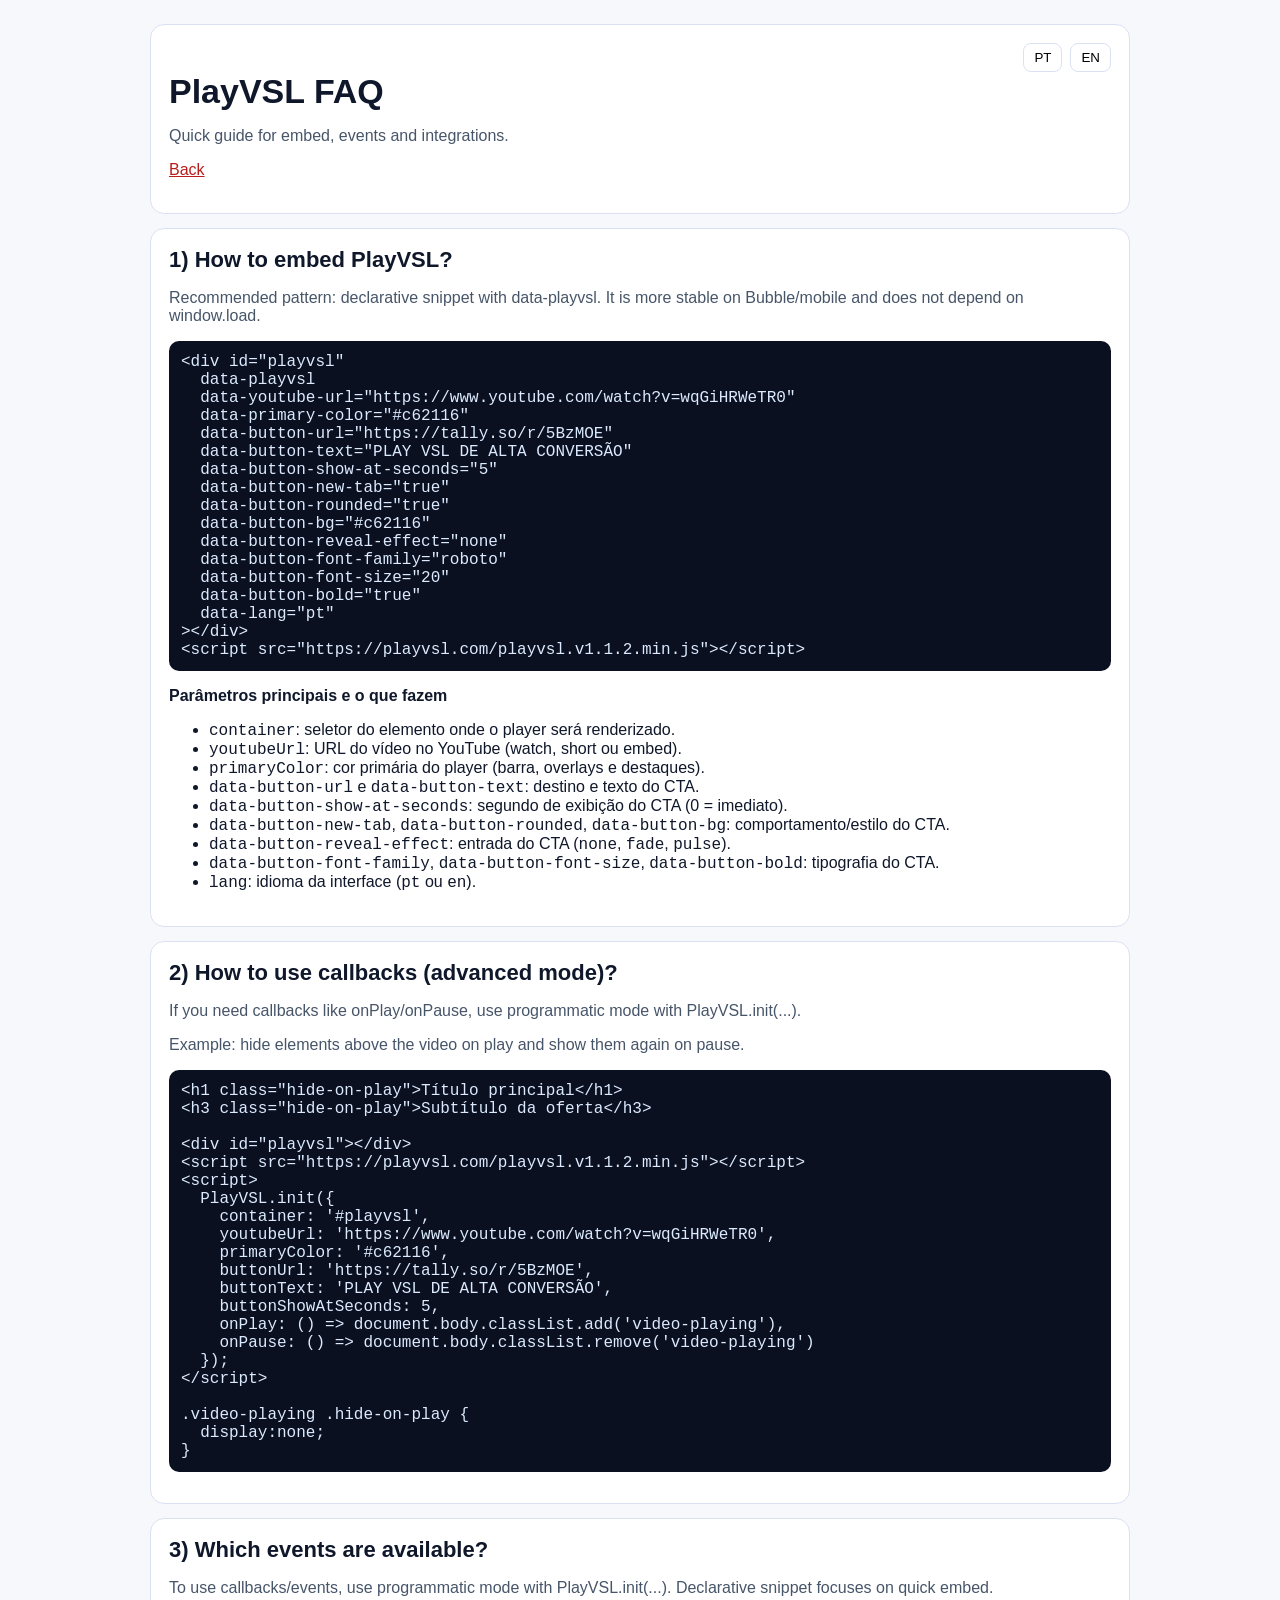
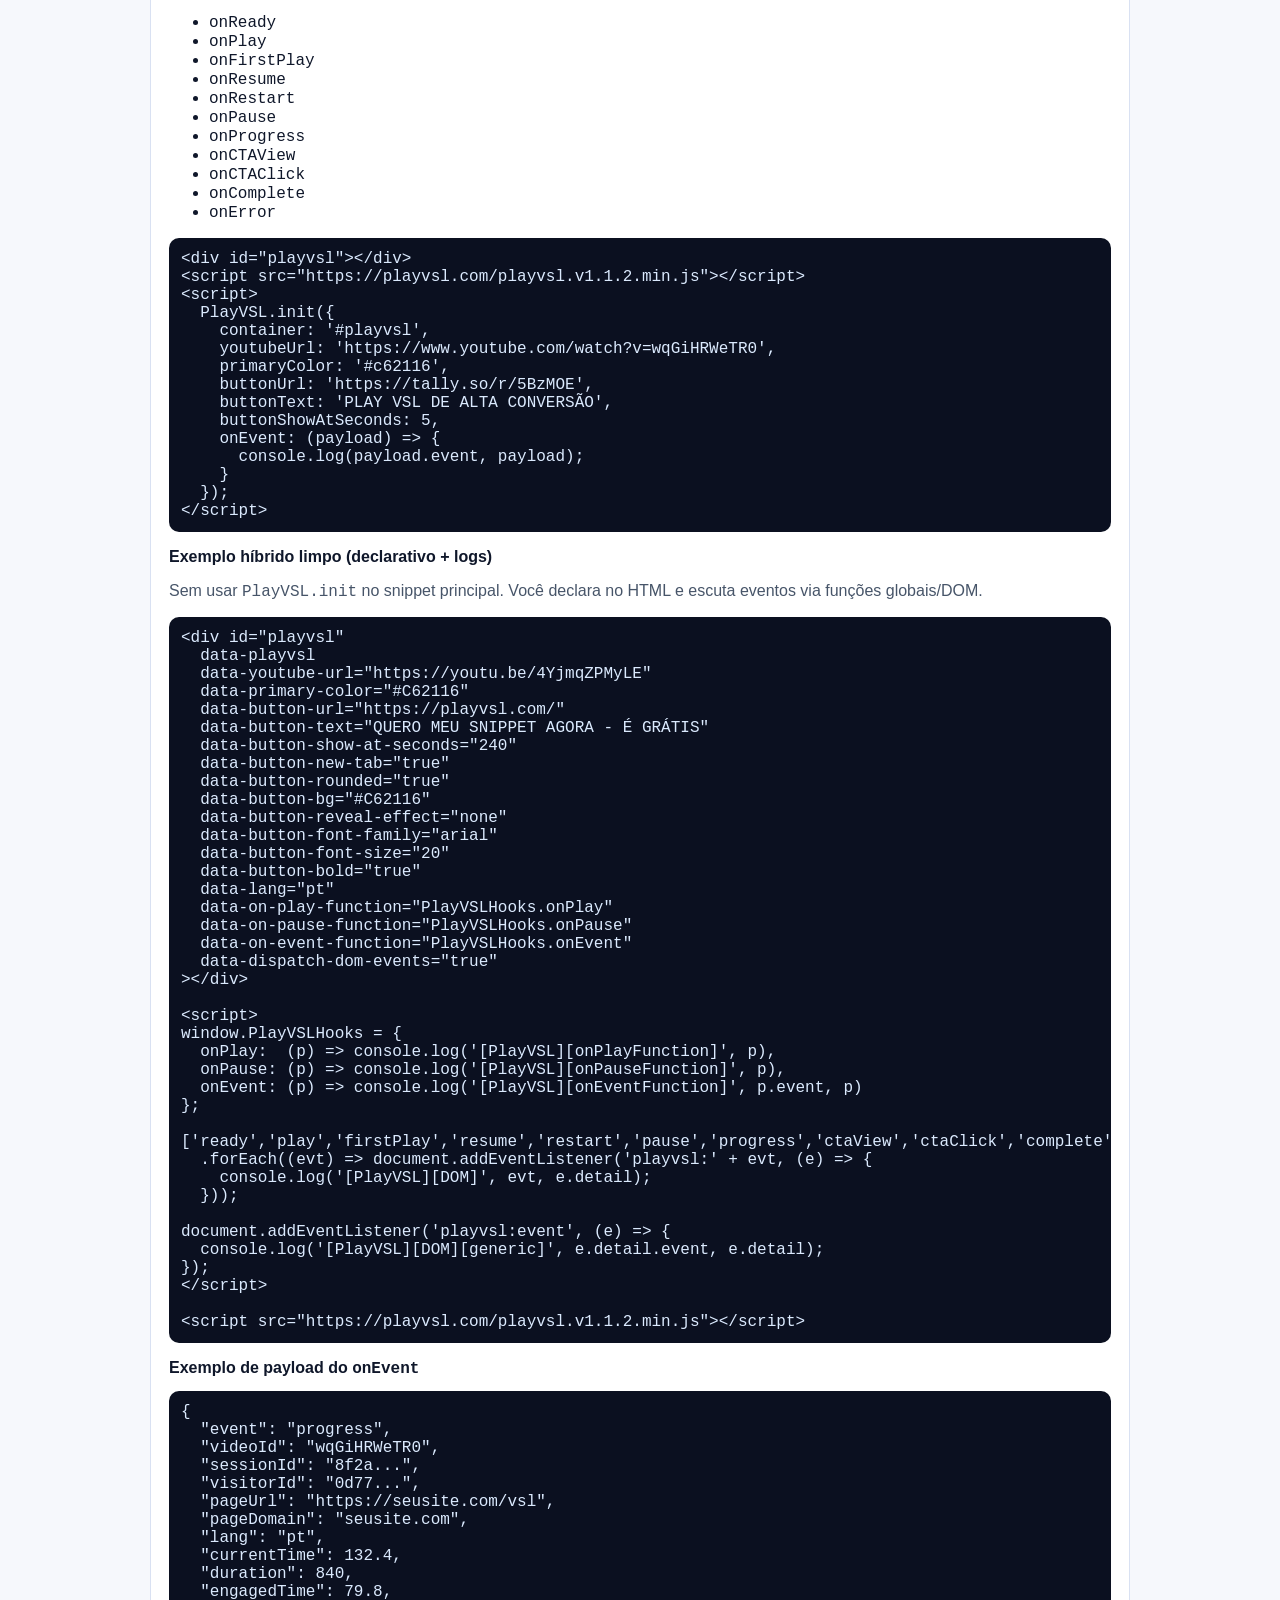
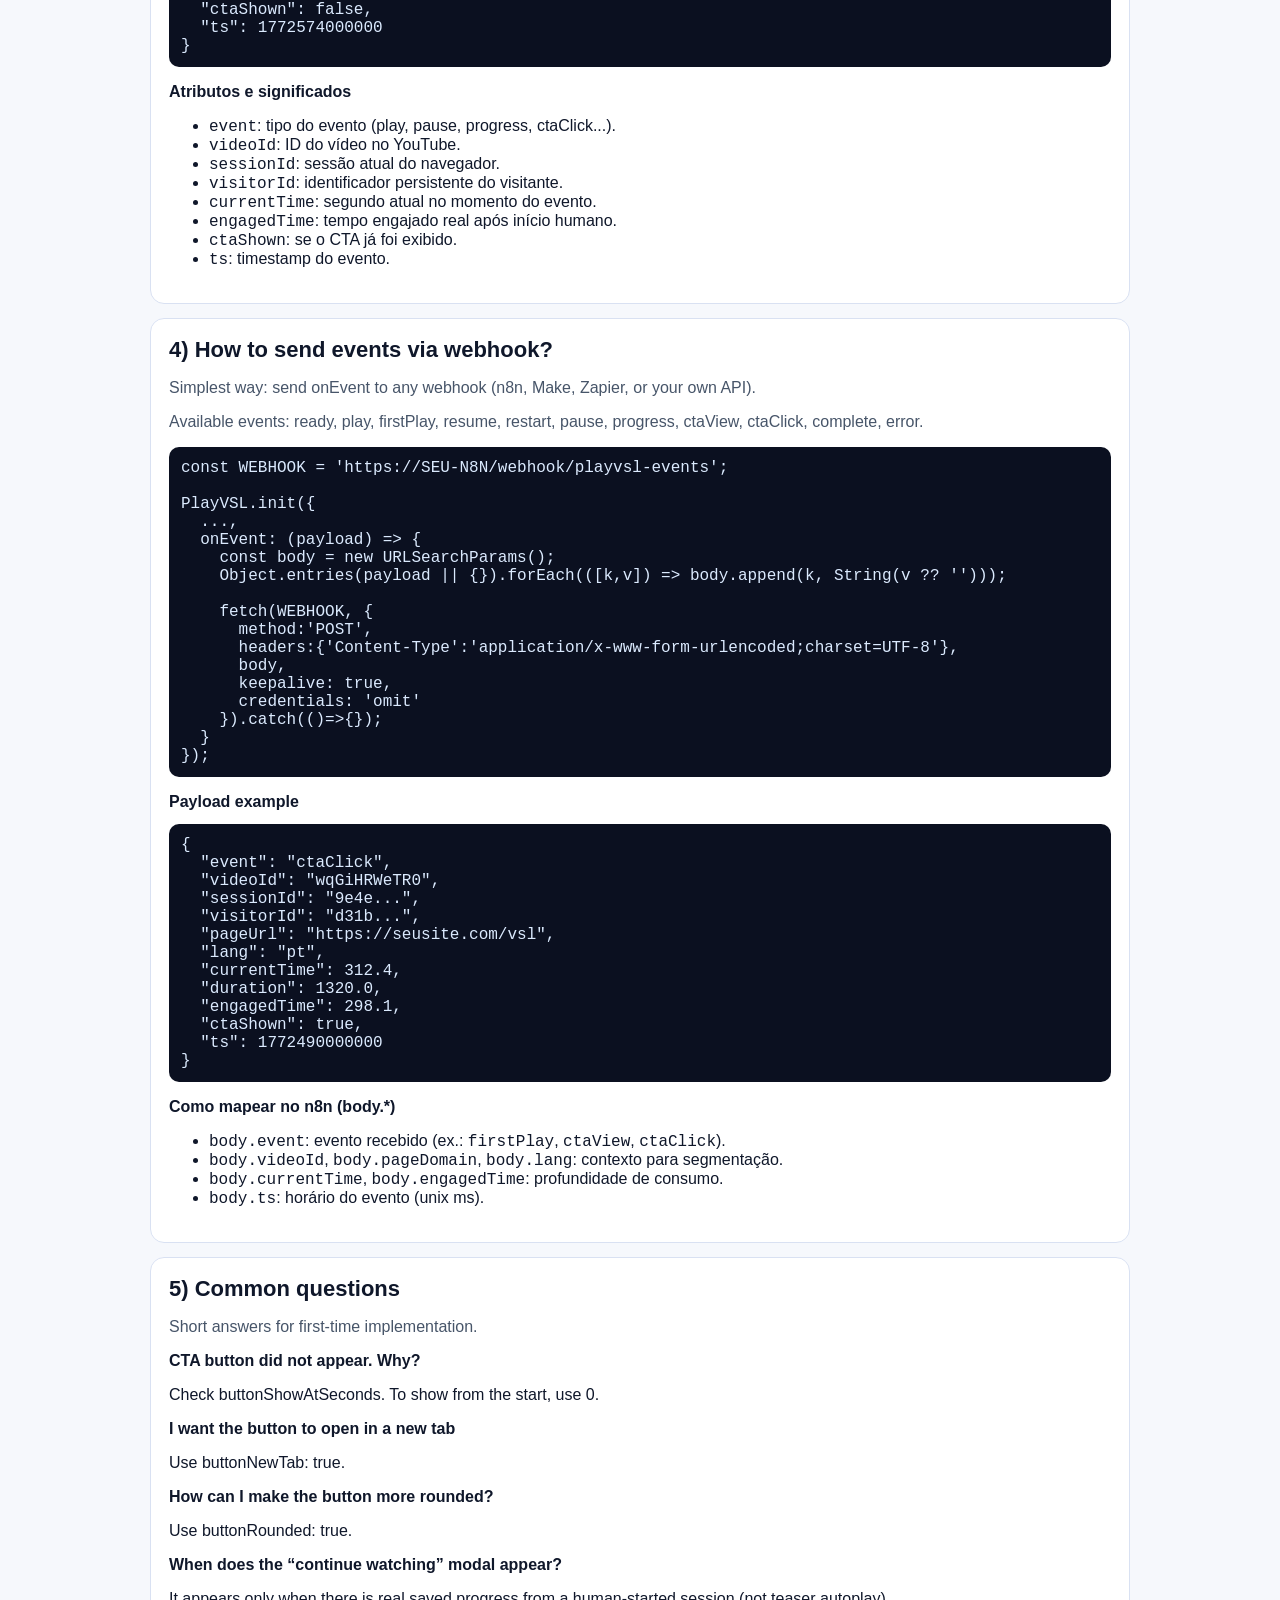
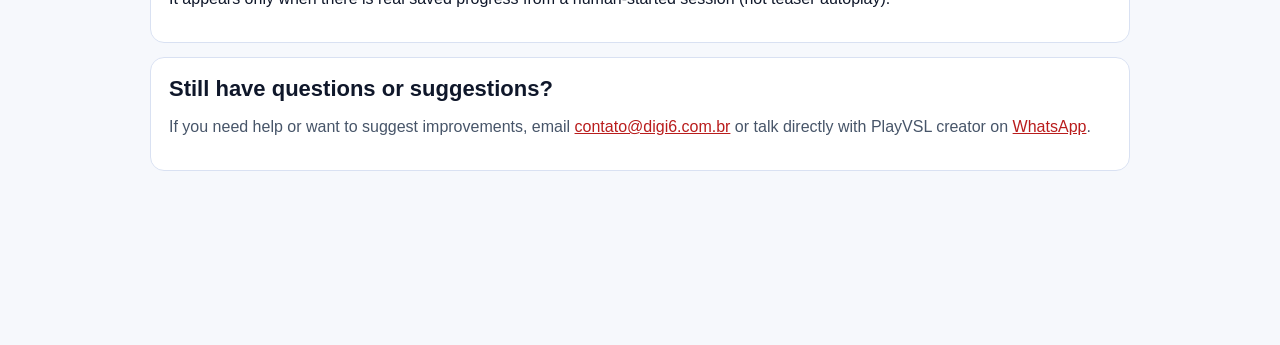
<file: faq.html>
<!doctype html>
<html lang="pt-BR">
<head>
  <meta charset="utf-8" />
  <meta name="viewport" content="width=device-width,initial-scale=1" />
  <title id="seo_title">PlayVSL FAQ | Snippet declarativo e eventos</title>
  <meta id="seo_desc" name="description" content="FAQ do PlayVSL com snippet declarativo (data-playvsl), modo avançado com callbacks e integração de eventos." />
  <link rel="canonical" href="https://playvsl.com/faq.html" />
  <style>
    body{font-family:Inter,Arial,sans-serif;background:#f6f8fc;color:#0f172a;margin:0}
    .wrap{max-width:980px;margin:0 auto;padding:24px 16px}
    .card{background:#fff;border:1px solid #d9e1f2;border-radius:14px;padding:18px;margin-bottom:14px}
    h1{margin:0 0 10px;font-size:34px}.muted{color:#475569}
    h2{font-size:22px;margin:0 0 8px}
    h3{font-size:16px;margin:16px 0 6px}
    pre{background:#0b1020;color:#dbeafe;padding:12px;border-radius:10px;overflow:auto}
    code{font-family:ui-monospace,SFMono-Regular,Menlo,monospace}
    a{color:#b91c1c}
    .lang{display:flex;gap:8px;justify-content:flex-end}
    .lang button{border:1px solid #d9e1f2;background:#fff;border-radius:8px;padding:6px 10px;cursor:pointer}
  </style>
</head>
<body>
  <div class="wrap">
    <div class="card">
      <div class="lang"><button id="langPt">PT</button><button id="langEn">EN</button></div>
      <h1 id="t_h1">FAQ PlayVSL</h1>
      <p class="muted" id="t_intro">Guia rápido de embed, eventos e integrações.</p>
      <p><a href="/" id="t_back">Voltar</a></p>
    </div>

    <div class="card">
      <h2 id="t_s1_h">1) Como embedar o PlayVSL?</h2>
      <p class="muted" id="t_s1_p">Padrão atual (recomendado): snippet declarativo com <code>data-playvsl</code>. É mais estável em Bubble/mobile e não depende de <code>window.load</code>.</p>
      <pre><code>&lt;div id="playvsl"
  data-playvsl
  data-youtube-url="https://www.youtube.com/watch?v=wqGiHRWeTR0"
  data-primary-color="#c62116"
  data-button-url="https://tally.so/r/5BzMOE"
  data-button-text="PLAY VSL DE ALTA CONVERSÃO"
  data-button-show-at-seconds="5"
  data-button-new-tab="true"
  data-button-rounded="true"
  data-button-bg="#c62116"
  data-button-reveal-effect="none"
  data-button-font-family="roboto"
  data-button-font-size="20"
  data-button-bold="true"
  data-lang="pt"
&gt;&lt;/div&gt;
&lt;script src="https://playvsl.com/playvsl.v1.1.2.min.js"&gt;&lt;/script&gt;</code></pre>
      <h3>Parâmetros principais e o que fazem</h3>
      <ul>
        <li><code>container</code>: seletor do elemento onde o player será renderizado.</li>
        <li><code>youtubeUrl</code>: URL do vídeo no YouTube (watch, short ou embed).</li>
        <li><code>primaryColor</code>: cor primária do player (barra, overlays e destaques).</li>
        <li><code>data-button-url</code> e <code>data-button-text</code>: destino e texto do CTA.</li>
        <li><code>data-button-show-at-seconds</code>: segundo de exibição do CTA (0 = imediato).</li>
        <li><code>data-button-new-tab</code>, <code>data-button-rounded</code>, <code>data-button-bg</code>: comportamento/estilo do CTA.</li>
        <li><code>data-button-reveal-effect</code>: entrada do CTA (<code>none</code>, <code>fade</code>, <code>pulse</code>).</li>
        <li><code>data-button-font-family</code>, <code>data-button-font-size</code>, <code>data-button-bold</code>: tipografia do CTA.</li>
        <li><code>lang</code>: idioma da interface (<code>pt</code> ou <code>en</code>).</li>
      </ul>
    </div>

    <div class="card">
      <h2 id="t_s3_h">2) Como usar callbacks (modo avançado)?</h2>
      <p class="muted" id="t_s3_p1">Se você precisa de callbacks como <code>onPlay</code>/<code>onPause</code>, use o modo programático com <code>PlayVSL.init(...)</code>.</p>
      <p class="muted" id="t_s3_p2">Exemplo: esconder elementos acima do vídeo no play e reexibir no pause.</p>
      <pre><code>&lt;h1 class="hide-on-play"&gt;Título principal&lt;/h1&gt;
&lt;h3 class="hide-on-play"&gt;Subtítulo da oferta&lt;/h3&gt;

&lt;div id="playvsl"&gt;&lt;/div&gt;
&lt;script src="https://playvsl.com/playvsl.v1.1.2.min.js"&gt;&lt;/script&gt;
&lt;script&gt;
  PlayVSL.init({
    container: '#playvsl',
    youtubeUrl: 'https://www.youtube.com/watch?v=wqGiHRWeTR0',
    primaryColor: '#c62116',
    buttonUrl: 'https://tally.so/r/5BzMOE',
    buttonText: 'PLAY VSL DE ALTA CONVERSÃO',
    buttonShowAtSeconds: 5,
    onPlay: () =&gt; document.body.classList.add('video-playing'),
    onPause: () =&gt; document.body.classList.remove('video-playing')
  });
&lt;/script&gt;

.video-playing .hide-on-play {
  display:none;
}</code></pre>
    </div>

    <div class="card">
      <h2 id="t_s2_h">3) Quais eventos existem?</h2>
      <p class="muted" id="t_s2_p">Eventos servem para medir comportamento do usuário (play, pausa, clique no CTA, conclusão etc.). Para usar callbacks/eventos, utilize o modo programático com <code>PlayVSL.init(...)</code>. O snippet declarativo é focado em embed rápido.</p>
      <ul>
        <li><code>onReady</code></li><li><code>onPlay</code></li><li><code>onFirstPlay</code></li><li><code>onResume</code></li><li><code>onRestart</code></li><li><code>onPause</code></li><li><code>onProgress</code></li><li><code>onCTAView</code></li><li><code>onCTAClick</code></li><li><code>onComplete</code></li><li><code>onError</code></li>
      </ul>
      <pre><code>&lt;div id="playvsl"&gt;&lt;/div&gt;
&lt;script src="https://playvsl.com/playvsl.v1.1.2.min.js"&gt;&lt;/script&gt;
&lt;script&gt;
  PlayVSL.init({
    container: '#playvsl',
    youtubeUrl: 'https://www.youtube.com/watch?v=wqGiHRWeTR0',
    primaryColor: '#c62116',
    buttonUrl: 'https://tally.so/r/5BzMOE',
    buttonText: 'PLAY VSL DE ALTA CONVERSÃO',
    buttonShowAtSeconds: 5,
    onEvent: (payload) =&gt; {
      console.log(payload.event, payload);
    }
  });
&lt;/script&gt;</code></pre>
      <h3>Exemplo híbrido limpo (declarativo + logs)</h3>
      <p class="muted">Sem usar <code>PlayVSL.init</code> no snippet principal. Você declara no HTML e escuta eventos via funções globais/DOM.</p>
      <pre><code>&lt;div id="playvsl"
  data-playvsl
  data-youtube-url="https://youtu.be/4YjmqZPMyLE"
  data-primary-color="#C62116"
  data-button-url="https://playvsl.com/"
  data-button-text="QUERO MEU SNIPPET AGORA - É GRÁTIS"
  data-button-show-at-seconds="240"
  data-button-new-tab="true"
  data-button-rounded="true"
  data-button-bg="#C62116"
  data-button-reveal-effect="none"
  data-button-font-family="arial"
  data-button-font-size="20"
  data-button-bold="true"
  data-lang="pt"
  data-on-play-function="PlayVSLHooks.onPlay"
  data-on-pause-function="PlayVSLHooks.onPause"
  data-on-event-function="PlayVSLHooks.onEvent"
  data-dispatch-dom-events="true"
&gt;&lt;/div&gt;

&lt;script&gt;
window.PlayVSLHooks = {
  onPlay:  (p) =&gt; console.log('[PlayVSL][onPlayFunction]', p),
  onPause: (p) =&gt; console.log('[PlayVSL][onPauseFunction]', p),
  onEvent: (p) =&gt; console.log('[PlayVSL][onEventFunction]', p.event, p)
};

['ready','play','firstPlay','resume','restart','pause','progress','ctaView','ctaClick','complete','error']
  .forEach((evt) =&gt; document.addEventListener('playvsl:' + evt, (e) =&gt; {
    console.log('[PlayVSL][DOM]', evt, e.detail);
  }));

document.addEventListener('playvsl:event', (e) =&gt; {
  console.log('[PlayVSL][DOM][generic]', e.detail.event, e.detail);
});
&lt;/script&gt;

&lt;script src="https://playvsl.com/playvsl.v1.1.2.min.js"&gt;&lt;/script&gt;</code></pre>

      <h3>Exemplo de payload do <code>onEvent</code></h3>
      <pre><code>{
  "event": "progress",
  "videoId": "wqGiHRWeTR0",
  "sessionId": "8f2a...",
  "visitorId": "0d77...",
  "pageUrl": "https://seusite.com/vsl",
  "pageDomain": "seusite.com",
  "lang": "pt",
  "currentTime": 132.4,
  "duration": 840,
  "engagedTime": 79.8,
  "ctaShown": false,
  "ts": 1772574000000
}</code></pre>
      <h3>Atributos e significados</h3>
      <ul>
        <li><code>event</code>: tipo do evento (play, pause, progress, ctaClick...).</li>
        <li><code>videoId</code>: ID do vídeo no YouTube.</li>
        <li><code>sessionId</code>: sessão atual do navegador.</li>
        <li><code>visitorId</code>: identificador persistente do visitante.</li>
        <li><code>currentTime</code>: segundo atual no momento do evento.</li>
        <li><code>engagedTime</code>: tempo engajado real após início humano.</li>
        <li><code>ctaShown</code>: se o CTA já foi exibido.</li>
        <li><code>ts</code>: timestamp do evento.</li>
      </ul>
    </div>

    <div class="card">
      <h2 id="t_s4_h">4) Como enviar eventos via webhook?</h2>
      <p class="muted" id="t_s4_p">Forma mais simples: enviar <code>onEvent</code> para qualquer webhook (n8n, Make, Zapier ou API própria).</p>
      <p class="muted" id="t_s4_events">Eventos possíveis: <code>ready</code>, <code>play</code>, <code>firstPlay</code>, <code>resume</code>, <code>restart</code>, <code>pause</code>, <code>progress</code>, <code>ctaView</code>, <code>ctaClick</code>, <code>complete</code>, <code>error</code>.</p>
      <pre><code>const WEBHOOK = 'https://SEU-N8N/webhook/playvsl-events';

PlayVSL.init({
  ...,
  onEvent: (payload) =&gt; {
    const body = new URLSearchParams();
    Object.entries(payload || {}).forEach(([k,v]) =&gt; body.append(k, String(v ?? '')));

    fetch(WEBHOOK, {
      method:'POST',
      headers:{'Content-Type':'application/x-www-form-urlencoded;charset=UTF-8'},
      body,
      keepalive: true,
      credentials: 'omit'
    }).catch(()=&gt;{});
  }
});</code></pre>

      <h3 id="t_s4_payload_h">Exemplo de payload</h3>
      <pre><code>{
  "event": "ctaClick",
  "videoId": "wqGiHRWeTR0",
  "sessionId": "9e4e...",
  "visitorId": "d31b...",
  "pageUrl": "https://seusite.com/vsl",
  "lang": "pt",
  "currentTime": 312.4,
  "duration": 1320.0,
  "engagedTime": 298.1,
  "ctaShown": true,
  "ts": 1772490000000
}</code></pre>
      <h3>Como mapear no n8n (body.*)</h3>
      <ul>
        <li><code>body.event</code>: evento recebido (ex.: <code>firstPlay</code>, <code>ctaView</code>, <code>ctaClick</code>).</li>
        <li><code>body.videoId</code>, <code>body.pageDomain</code>, <code>body.lang</code>: contexto para segmentação.</li>
        <li><code>body.currentTime</code>, <code>body.engagedTime</code>: profundidade de consumo.</li>
        <li><code>body.ts</code>: horário do evento (unix ms).</li>
      </ul>
    </div>

    <div class="card">
      <h2 id="t_s5_h">5) Dúvidas comuns</h2>
      <p class="muted" id="t_s5_p">Respostas objetivas para quem está implementando o player pela primeira vez.</p>
      <h3 id="t_q1">O botão de CTA não apareceu. O que pode ser?</h3>
      <p id="t_a1">Verifique <code>buttonShowAtSeconds</code>. Para mostrar no início, use <code>0</code>.</p>
      <h3 id="t_q2">Quero que o botão abra em nova aba</h3>
      <p id="t_a2">Use <code>buttonNewTab: true</code>.</p>
      <h3 id="t_q3">Como deixar o botão mais arredondado?</h3>
      <p id="t_a3">Use <code>buttonRounded: true</code>.</p>
      <h3 id="t_q4">Quando o modal “continuar assistindo” aparece?</h3>
      <p id="t_a4">Ele só aparece quando há progresso real salvo de uma sessão iniciada por humano (não por teaser autoplay).</p>
    </div>

    <div class="card">
      <h2 id="t_contact_h">Ainda com dúvidas ou sugestões?</h2>
      <p class="muted" id="t_contact_p">Se precisar de ajuda ou quiser sugerir melhorias, envie um email para <a href="mailto:contato@digi6.com.br">contato@digi6.com.br</a> ou fale direto com o criador do PlayVSL pelo <a href="https://wa.me/5571981069246" target="_blank" rel="noopener">WhatsApp</a>.</p>
    </div>
  </div>

  <script>
    const I18N = {
      pt: {
        seoTitle:'PlayVSL FAQ | Snippet declarativo e eventos',
        seoDesc:'FAQ do PlayVSL com snippet declarativo (data-playvsl), modo avançado com callbacks e integração de eventos.',
        h1:'FAQ PlayVSL', intro:'Guia rápido de embed, eventos e integrações.', back:'Voltar',
        s1h:'1) Como embedar o PlayVSL?', s1p:'Padrão recomendado: snippet declarativo com data-playvsl. É mais estável em Bubble/mobile e não depende de window.load.',
        s2h:'3) Quais eventos existem?', s2p:'Para usar callbacks/eventos, utilize o modo programático com PlayVSL.init(...). O snippet declarativo é focado em embed rápido.',
        s3h:'2) Como usar callbacks (modo avançado)?', s3p1:'Se você precisa de callbacks como onPlay/onPause, use o modo programático com PlayVSL.init(...).',
        s3p2:'Exemplo: esconder elementos acima do vídeo no play e reexibir no pause.',
        s4h:'4) Como enviar eventos via webhook?', s4p:'Forma mais simples: enviar onEvent para qualquer webhook (n8n, Make, Zapier ou API própria).', s4events:'Eventos possíveis: ready, play, firstPlay, resume, restart, pause, progress, ctaView, ctaClick, complete, error.', s4ph:'Exemplo de payload',
        s5h:'5) Dúvidas comuns', s5p:'Respostas objetivas para quem está implementando o player pela primeira vez.',
        q1:'O botão de CTA não apareceu. O que pode ser?', a1:'Verifique buttonShowAtSeconds. Para mostrar no início, use 0.',
        q2:'Quero que o botão abra em nova aba', a2:'Use buttonNewTab: true.',
        q3:'Como deixar o botão mais arredondado?', a3:'Use buttonRounded: true.',
        q4:'Quando o modal “continuar assistindo” aparece?', a4:'Ele só aparece quando há progresso real salvo de uma sessão iniciada por humano (não por teaser autoplay).', contactH:'Ainda com dúvidas ou sugestões?', contactP:'Se precisar de ajuda ou quiser sugerir melhorias, envie um email para', contactP2:'ou fale direto com o criador do PlayVSL pelo'
      },
      en: {
        seoTitle:'PlayVSL FAQ | Declarative snippet and events',
        seoDesc:'PlayVSL FAQ with declarative snippet (data-playvsl), advanced callback mode and event integrations.',
        h1:'PlayVSL FAQ', intro:'Quick guide for embed, events and integrations.', back:'Back',
        s1h:'1) How to embed PlayVSL?', s1p:'Recommended pattern: declarative snippet with data-playvsl. It is more stable on Bubble/mobile and does not depend on window.load.',
        s2h:'3) Which events are available?', s2p:'To use callbacks/events, use programmatic mode with PlayVSL.init(...). Declarative snippet focuses on quick embed.',
        s3h:'2) How to use callbacks (advanced mode)?', s3p1:'If you need callbacks like onPlay/onPause, use programmatic mode with PlayVSL.init(...).',
        s3p2:'Example: hide elements above the video on play and show them again on pause.',
        s4h:'4) How to send events via webhook?', s4p:'Simplest way: send onEvent to any webhook (n8n, Make, Zapier, or your own API).', s4events:'Available events: ready, play, firstPlay, resume, restart, pause, progress, ctaView, ctaClick, complete, error.', s4ph:'Payload example',
        s5h:'5) Common questions', s5p:'Short answers for first-time implementation.',
        q1:'CTA button did not appear. Why?', a1:'Check buttonShowAtSeconds. To show from the start, use 0.',
        q2:'I want the button to open in a new tab', a2:'Use buttonNewTab: true.',
        q3:'How can I make the button more rounded?', a3:'Use buttonRounded: true.',
        q4:'When does the “continue watching” modal appear?', a4:'It appears only when there is real saved progress from a human-started session (not teaser autoplay).', contactH:'Still have questions or suggestions?', contactP:'If you need help or want to suggest improvements, email', contactP2:'or talk directly with PlayVSL creator on'
      }
    };

    function applyLang(lang){
      const t = I18N[lang] || I18N.pt;
      document.documentElement.lang = lang === 'en' ? 'en' : 'pt-BR';
      document.title = t.seoTitle;
      document.getElementById('seo_desc')?.setAttribute('content', t.seoDesc);
      const map = {
        t_h1:t.h1,t_intro:t.intro,t_back:t.back,t_s1_h:t.s1h,t_s1_p:t.s1p,t_s2_h:t.s2h,t_s2_p:t.s2p,
        t_s3_h:t.s3h,t_s3_p1:t.s3p1,t_s3_p2:t.s3p2,t_s4_h:t.s4h,t_s4_p:t.s4p,t_s4_events:t.s4events,t_s4_payload_h:t.s4ph,t_s5_h:t.s5h,t_s5_p:t.s5p,
        t_q1:t.q1,t_a1:t.a1,t_q2:t.q2,t_a2:t.a2,t_q3:t.q3,t_a3:t.a3,t_q4:t.q4,t_a4:t.a4,t_contact_h:t.contactH,t_contact_p:t.contactP
      };
      Object.entries(map).forEach(([id,val])=>{ const el=document.getElementById(id); if(el) el.textContent = val; });
      const cp=document.getElementById('t_contact_p');
      if(cp){ cp.innerHTML = `${t.contactP} <a href="mailto:contato@digi6.com.br">contato@digi6.com.br</a> ${t.contactP2} <a href="https://wa.me/5571981069246" target="_blank" rel="noopener">WhatsApp</a>.`; }
      localStorage.setItem('playvsl_lang', lang);
    }

    const initial = localStorage.getItem('playvsl_lang') || (((navigator.language||'').toLowerCase().startsWith('pt')) ? 'pt' : 'en');
    document.getElementById('langPt').addEventListener('click', ()=>applyLang('pt'));
    document.getElementById('langEn').addEventListener('click', ()=>applyLang('en'));
    applyLang(initial);
  </script>
</body>
</html>
</file>
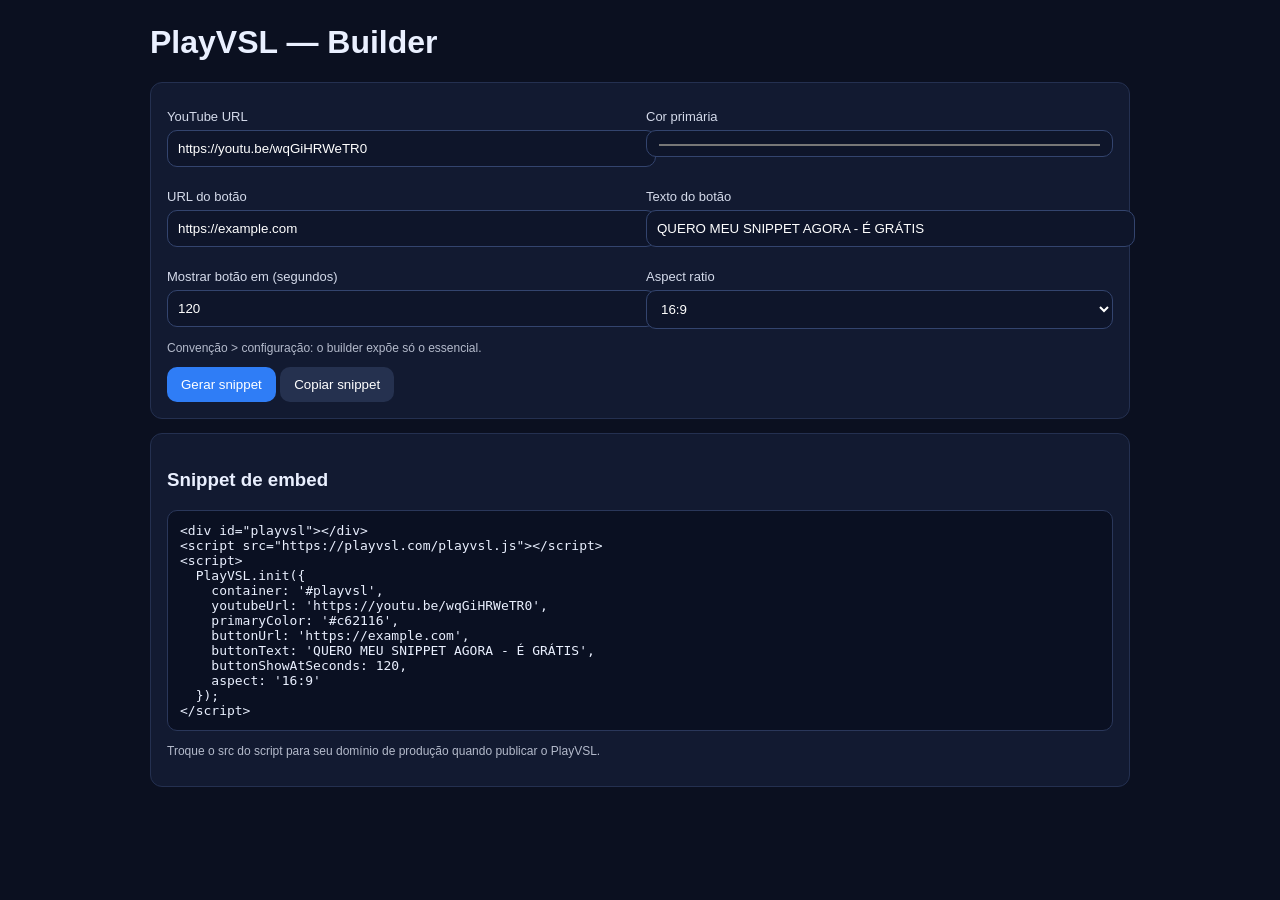
<file: playvsl-builder.html>
<!doctype html>
<html lang="pt-BR">
<head>
  <meta charset="utf-8" />
  <meta name="viewport" content="width=device-width,initial-scale=1" />
  <title>PlayVSL Builder | Gere seu snippet de VSL em segundos</title>
  <meta name="description" content="Configure o PlayVSL e gere seu snippet para embedar player de VSL com YouTube em segundos." />
  <meta name="robots" content="index,follow" />
  <link rel="canonical" href="https://playvsl.com/playvsl-builder.html" />
  <style>
    body{font-family:Inter,Arial,sans-serif;background:#0b1020;color:#eaf0ff;margin:0}
    .wrap{max-width:980px;margin:24px auto;padding:0 16px}
    .card{background:#121a31;border:1px solid #243050;border-radius:12px;padding:16px;margin-bottom:14px}
    label{display:block;font-size:13px;opacity:.9;margin:10px 0 6px}
    input,select,textarea{width:100%;padding:10px;border-radius:10px;border:1px solid #33446e;background:#0e152a;color:#fff}
    .grid{display:grid;grid-template-columns:1fr 1fr;gap:12px}
    .btn{background:#2f7df6;color:#fff;border:0;padding:10px 14px;border-radius:10px;cursor:pointer}
    .btn.secondary{background:#25314f}
    pre{white-space:pre-wrap;word-break:break-word;background:#0a1022;padding:12px;border-radius:10px;border:1px solid #2a375a}
    .muted{opacity:.75;font-size:12px}
    @media(max-width:800px){.grid{grid-template-columns:1fr}}
  </style>
</head>
<body>
  <div class="wrap">
    <h1>PlayVSL — Builder</h1>
    <div class="card">
      <div class="grid">
        <div>
          <label>YouTube URL</label>
          <input id="youtubeUrl" value="https://youtu.be/wqGiHRWeTR0" />
        </div>
        <div>
          <label>Cor primária</label>
          <input id="primaryColor" type="color" value="#c62116" />
        </div>
        <div>
          <label>URL do botão</label>
          <input id="buttonUrl" value="https://example.com" />
        </div>
        <div>
          <label>Texto do botão</label>
          <input id="buttonText" value="QUERO MEU SNIPPET AGORA - É GRÁTIS" />
        </div>
        <div>
          <label>Mostrar botão em (segundos)</label>
          <input id="buttonShowAtSeconds" type="number" min="1" value="120" />
        </div>
        <div>
          <label>Aspect ratio</label>
          <select id="aspect">
            <option>16:9</option>
            <option>9:16</option>
            <option>4:3</option>
          </select>
        </div>
      </div>
      <p class="muted">Convenção > configuração: o builder expõe só o essencial.</p>
      <button class="btn" id="generate">Gerar snippet</button>
      <button class="btn secondary" id="copy">Copiar snippet</button>
    </div>

    <div class="card">
      <h3>Snippet de embed</h3>
      <pre id="out"></pre>
      <p class="muted">Troque o src do script para seu domínio de produção quando publicar o PlayVSL.</p>
    </div>
  </div>

  <script>
    const $ = (id)=>document.getElementById(id);

    function buildSnippet(){
      const cfg = {
        youtubeUrl: $('youtubeUrl').value.trim(),
        primaryColor: $('primaryColor').value,
        buttonUrl: $('buttonUrl').value.trim(),
        buttonText: $('buttonText').value,
        buttonShowAtSeconds: Number($('buttonShowAtSeconds').value || 120),
        aspect: $('aspect').value
      };

      const closeScript = '</scr' + 'ipt>';
      const snippet = `<div id="playvsl"></div>\n<script src="https://playvsl.com/playvsl.js">${closeScript}\n<script>\n  PlayVSL.init({\n    container: '#playvsl',\n    youtubeUrl: '${cfg.youtubeUrl}',\n    primaryColor: '${cfg.primaryColor}',\n    buttonUrl: '${cfg.buttonUrl}',\n    buttonText: '${cfg.buttonText.replace(/'/g,"\\'")}',\n    buttonShowAtSeconds: ${cfg.buttonShowAtSeconds},\n    aspect: '${cfg.aspect}'\n  });\n${closeScript}`;

      $('out').textContent = snippet;
    }

    $('generate').addEventListener('click', buildSnippet);
    $('copy').addEventListener('click', async()=>{
      await navigator.clipboard.writeText($('out').textContent);
      $('copy').textContent='Copiado!';
      setTimeout(()=>$('copy').textContent='Copiar snippet',1200);
    });

    buildSnippet();
  </script>
</body>
</html>
</file>
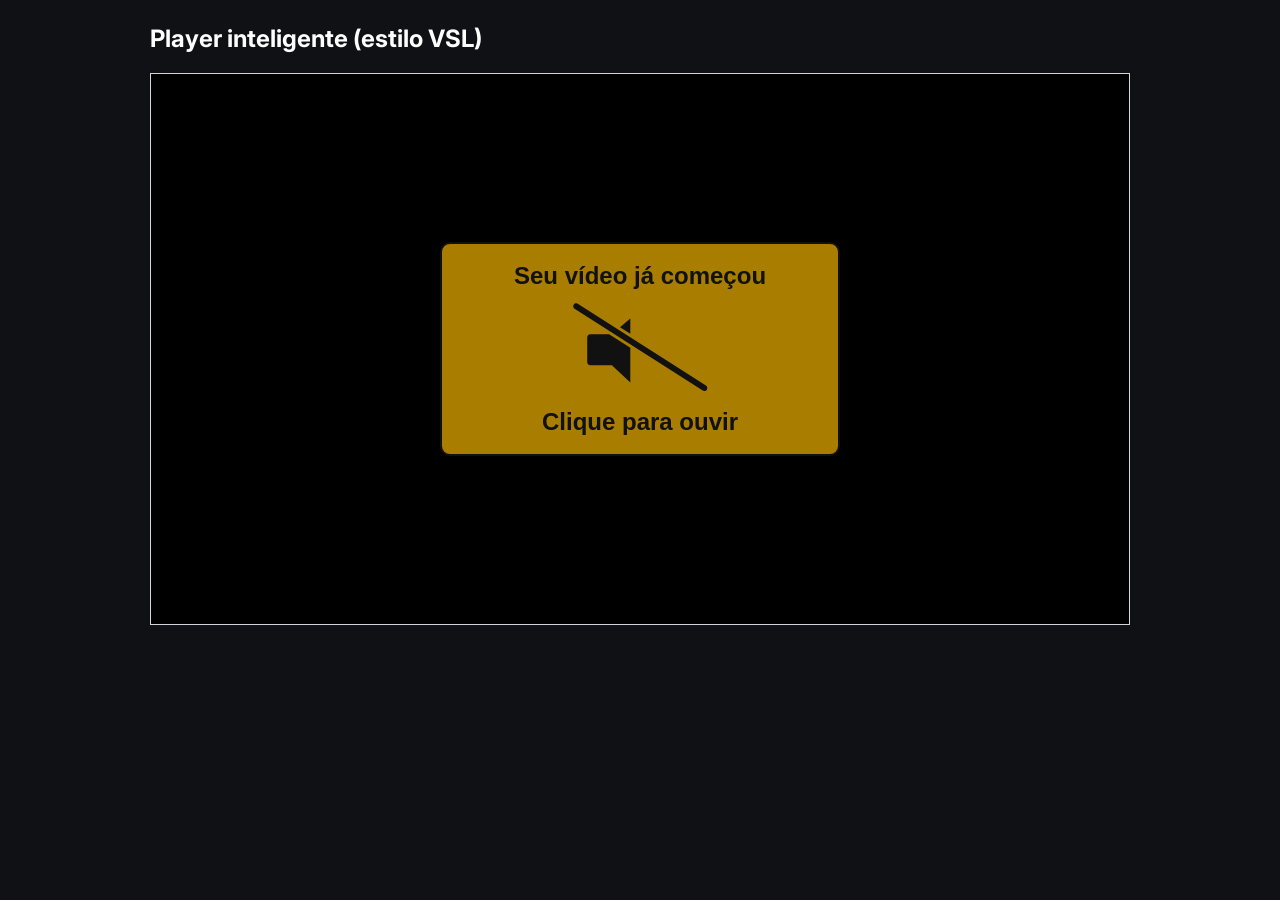
<file: smart-player-youtube.html>
<!doctype html>
<html lang="pt-BR">
<head>
  <meta charset="utf-8"/>
  <meta name="viewport" content="width=device-width, initial-scale=1"/>
  <title>Smart VSL Player</title>
  <style>body{margin:0;background:#0f1115}.sp-wrap h2{color:#fff}</style>
</head>
<body> 
  <div class="sp-wrap">
    <h2>Player inteligente (estilo VSL)</h2>
    <div id="smart-vsl"></div>
  </div>

  <script src="./playvsl.js"></script>
  <script>
    PlayVSL.init({
      container: '#smart-vsl',
      youtubeUrl: 'https://youtu.be/wqGiHRWeTR0',
      buttonUrl: 'https://google.com',
      buttonText: 'PR\u00D3XIMO PASSO',
      buttonShowAtSeconds: 20,
      buttonBg: '#2d7df7',
      buttonRounded: true,
      teaserProgressDurationSeconds: 540,
      teaserProgressCurve: 0.68,
      teaserPlaybackRate: 2,
      playbackRate: 1.25,
      askResume: true,
      rememberDays: 15,
      primaryColor: '#FFBE01',
      aspect: '16:9'
    });
  </script>
</body>
</html>
</file>
